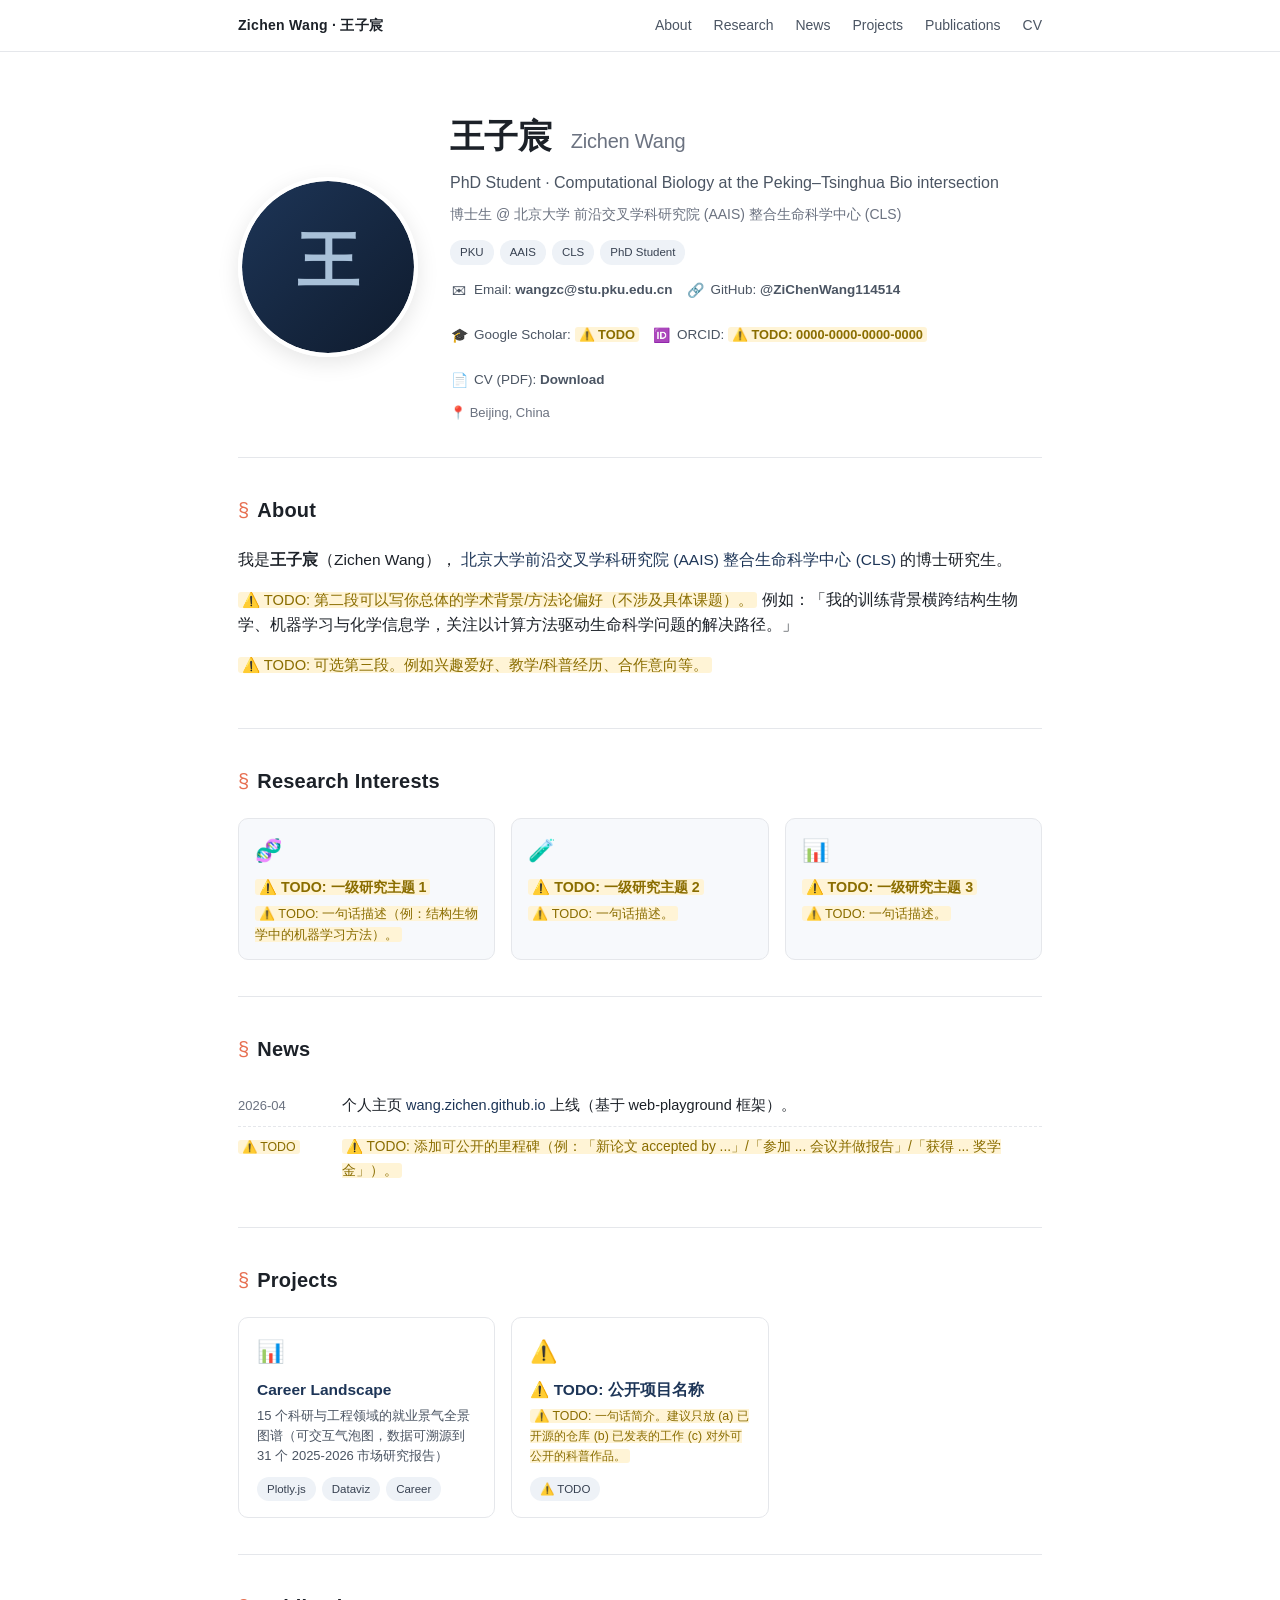
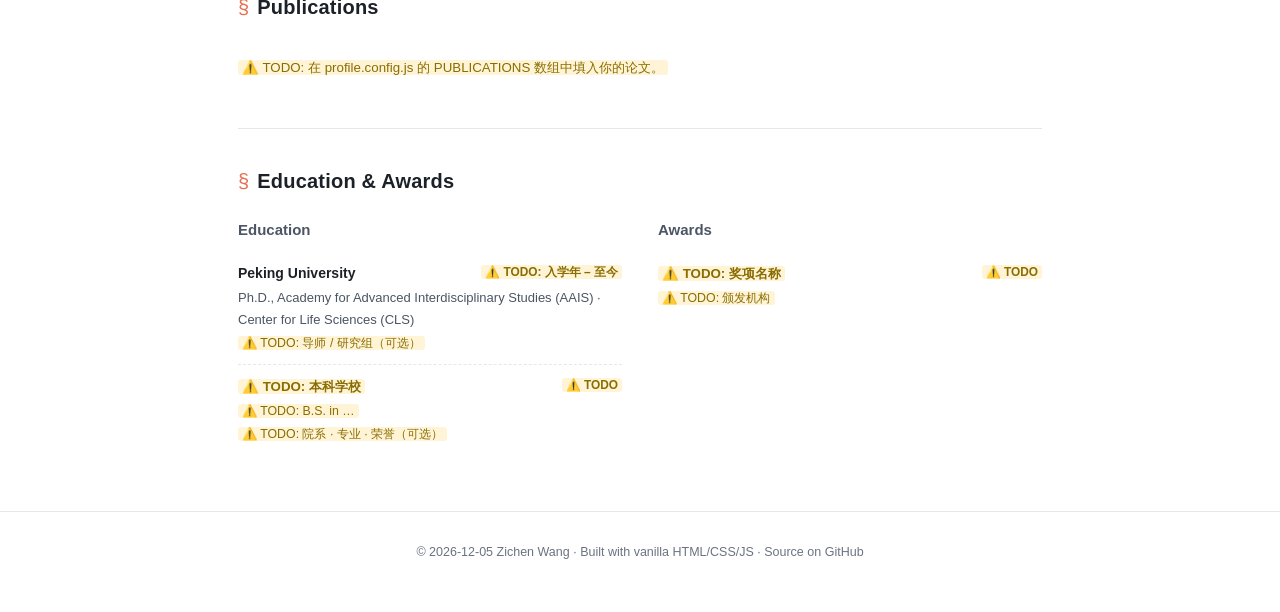
<file: index.html>
<!DOCTYPE html>
<html lang="zh-CN">
<head>
  <meta charset="UTF-8">
  <meta name="viewport" content="width=device-width, initial-scale=1.0">
  <title>王子宸 · Zichen Wang</title>
  <meta name="description" content="Personal homepage of Zichen Wang (王子宸) — AI drug design, PPI modeling, computational biology.">
  <link rel="stylesheet" href="profile.css">
</head>
<body>

<!-- ========== 顶部导航 ========== -->
<nav class="topnav">
  <div class="inner">
    <span class="brand">Zichen Wang · 王子宸</span>
    <ul>
      <li><a href="#about">About</a></li>
      <li><a href="#research">Research</a></li>
      <li><a href="#news">News</a></li>
      <li><a href="#projects">Projects</a></li>
      <li><a href="#pubs">Publications</a></li>
      <li><a href="#cv">CV</a></li>
    </ul>
  </div>
</nav>

<div class="container">

  <!-- ========== Hero ========== -->
  <section class="hero">
    <img id="avatar" class="avatar" src="" alt="avatar">
    <div>
      <h1>
        <span id="name-zh" class="zh">…</span>
        <span id="name-en" class="en">…</span>
      </h1>
      <p id="tagline" class="tagline">…</p>
      <div id="title-line" class="title-line">…</div>
      <div id="hero-tags" class="tags"></div>
      <ul id="contacts" class="contacts"></ul>
      <span id="location" class="location"></span>
    </div>
  </section>

  <!-- ========== About ========== -->
  <section id="about" class="block">
    <h2>About</h2>
    <div id="bio" class="bio"></div>
  </section>

  <!-- ========== Research Interests ========== -->
  <section id="research" class="block">
    <h2>Research Interests</h2>
    <div id="interests" class="interests"></div>
  </section>

  <!-- ========== News ========== -->
  <section id="news-block" class="block">
    <h2>News</h2>
    <ul id="news" class="news"></ul>
  </section>

  <!-- ========== Projects ========== -->
  <section id="projects-block" class="block">
    <h2>Projects</h2>
    <div id="projects" class="projects"></div>
  </section>

  <!-- ========== Publications ========== -->
  <section id="pubs-block" class="block">
    <h2>Publications</h2>
    <ul id="pubs" class="pubs"></ul>
  </section>

  <!-- ========== CV: Education + Awards ========== -->
  <section id="cv" class="block">
    <h2>Education &amp; Awards</h2>
    <div class="two-col">
      <div>
        <h3 style="margin:0 0 10px;font-size:15px;color:var(--ink-soft)">Education</h3>
        <ul id="education" class="list-plain"></ul>
      </div>
      <div>
        <h3 style="margin:0 0 10px;font-size:15px;color:var(--ink-soft)">Awards</h3>
        <ul id="awards" class="list-plain"></ul>
      </div>
    </div>
  </section>

</div>

<footer>
  © <span id="footer-date">2026</span> Zichen Wang · Built with vanilla HTML/CSS/JS ·
  <a href="https://github.com/ZiChenWang114514/web-playground" target="_blank" rel="noopener">Source on GitHub</a>
</footer>

<script src="profile.config.js"></script>
<script src="profile.js"></script>
</body>
</html>
</file>
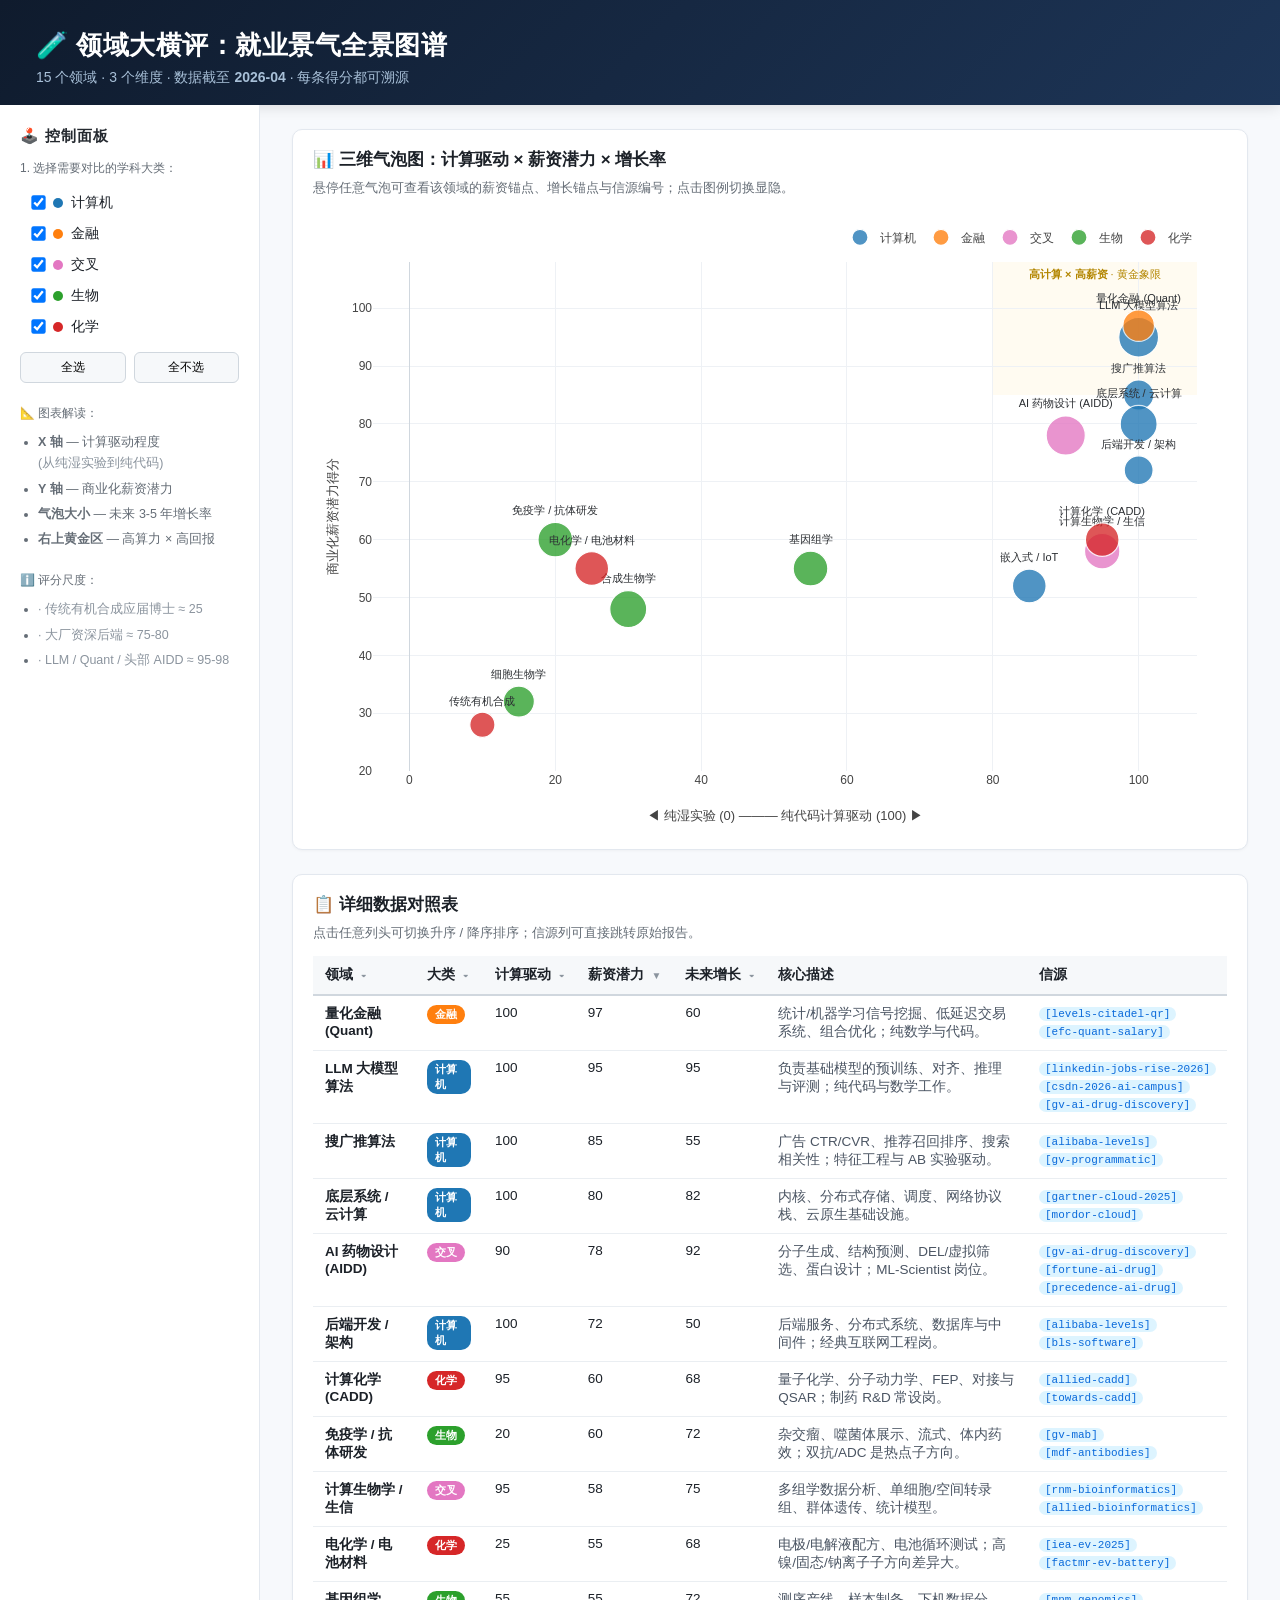
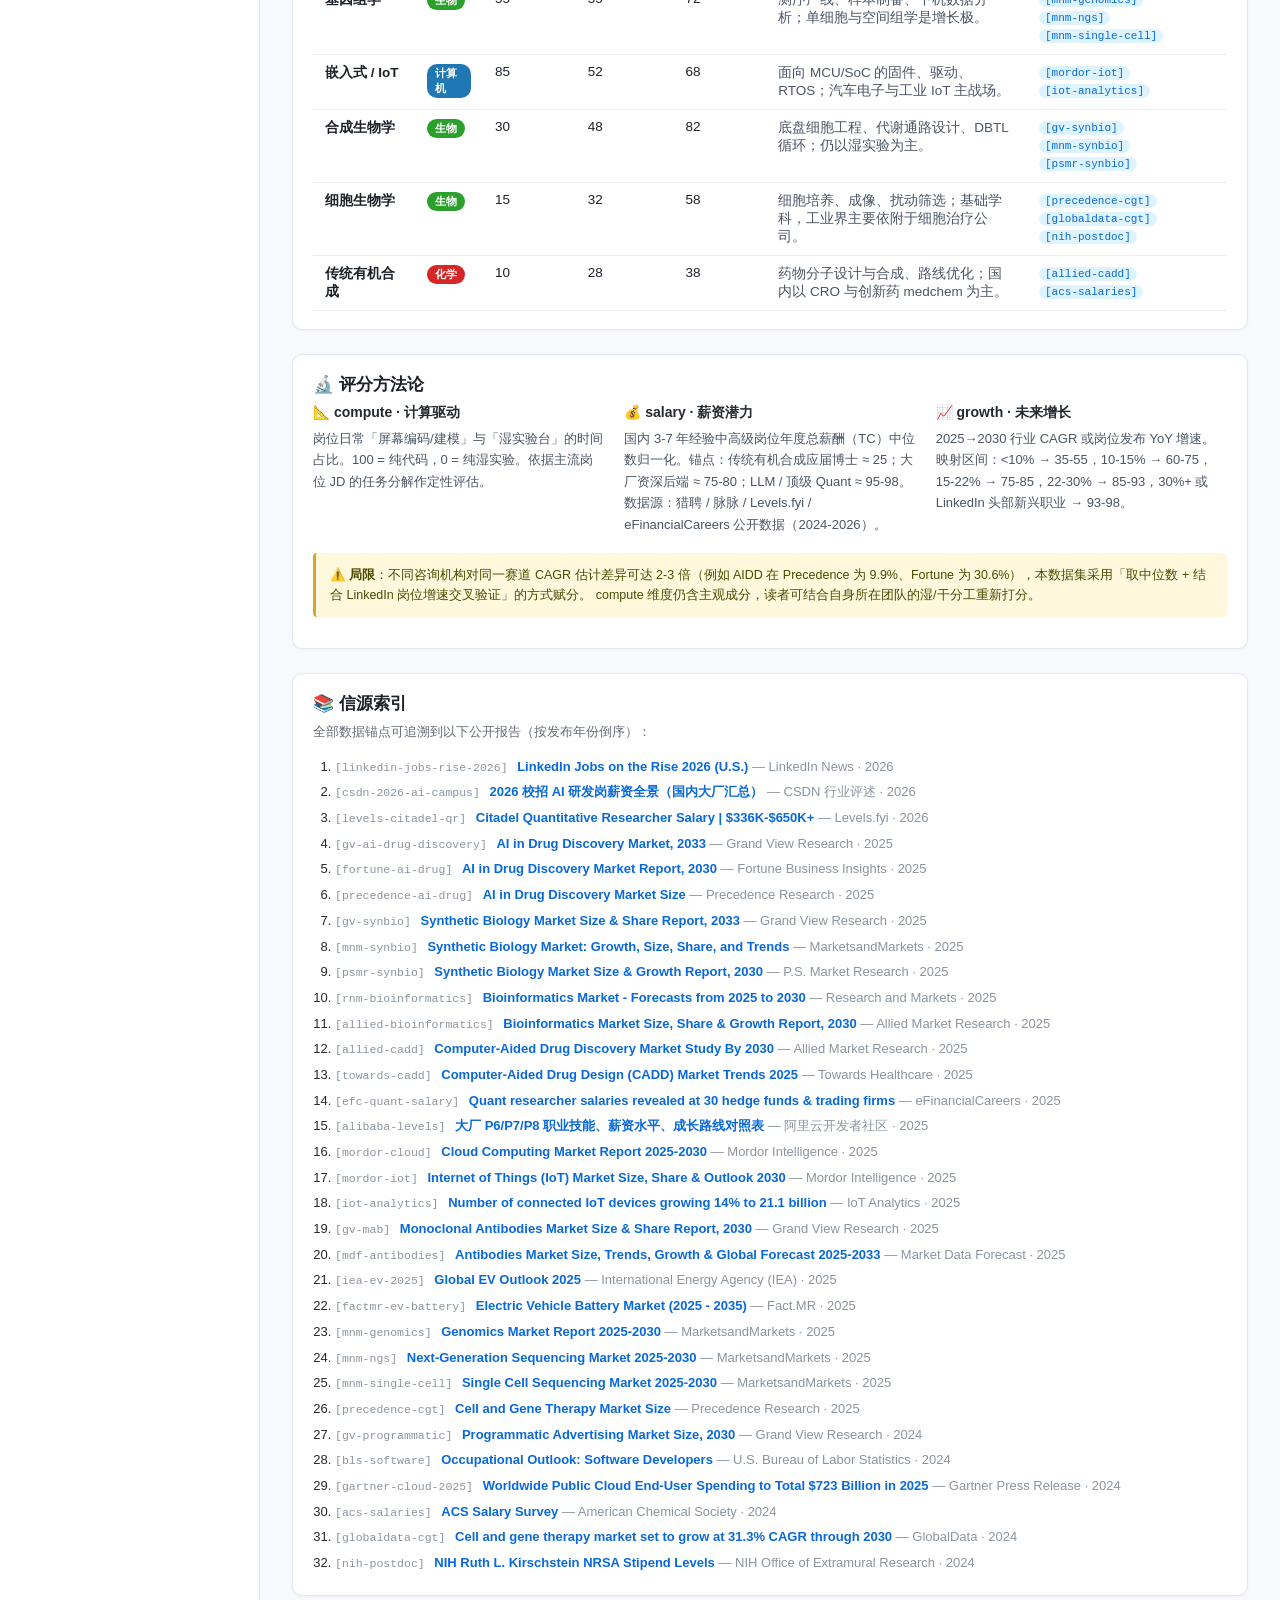
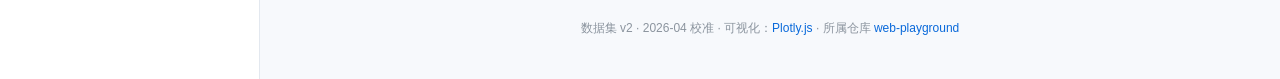
<file: career-landscape/index.html>
<!DOCTYPE html>
<html lang="zh-CN">
<head>
  <meta charset="UTF-8">
  <meta name="viewport" content="width=device-width, initial-scale=1.0">
  <title>领域大横评 · 就业景气全景图谱 | Career Landscape</title>
  <meta name="description" content="跨越生化、计算机、金融与交叉学科的多维可视化对比：计算驱动度 × 薪资潜力 × 未来增长率。数据更新至 2026-04，附公开信源。">
  <link rel="stylesheet" href="style.css">
  <script src="https://cdn.plot.ly/plotly-2.35.2.min.js" charset="utf-8"></script>
</head>
<body>

<header>
  <h1>🧪 领域大横评：就业景气全景图谱</h1>
  <div class="subtitle">
    15 个领域 · 3 个维度 · 数据截至 <strong>2026-04</strong> · 每条得分都可溯源
  </div>
</header>

<div class="layout">
  <aside class="sidebar">
    <h2>🕹️ 控制面板</h2>

    <div class="filter-group">
      <p class="hint">1. 选择需要对比的学科大类：</p>
      <div id="category-filters"></div>
      <div class="btn-row">
        <button id="btn-all">全选</button>
        <button id="btn-none">全不选</button>
      </div>
    </div>

    <div class="filter-group">
      <p class="hint">📐 图表解读：</p>
      <ul class="legend-list">
        <li><strong>X 轴</strong> — 计算驱动程度<br><span class="muted">(从纯湿实验到纯代码)</span></li>
        <li><strong>Y 轴</strong> — 商业化薪资潜力</li>
        <li><strong>气泡大小</strong> — 未来 3-5 年增长率</li>
        <li><strong>右上黄金区</strong> — 高算力 × 高回报</li>
      </ul>
    </div>

    <div class="filter-group">
      <p class="hint">ℹ️ 评分尺度：</p>
      <ul class="legend-list">
        <li><span class="muted">· 传统有机合成应届博士 ≈ 25</span></li>
        <li><span class="muted">· 大厂资深后端 ≈ 75-80</span></li>
        <li><span class="muted">· LLM / Quant / 头部 AIDD ≈ 95-98</span></li>
      </ul>
    </div>
  </aside>

  <main>
    <div class="card">
      <h3>📊 三维气泡图：计算驱动 × 薪资潜力 × 增长率</h3>
      <p class="caption">悬停任意气泡可查看该领域的薪资锚点、增长锚点与信源编号；点击图例切换显隐。</p>
      <div id="plot"></div>
    </div>

    <div class="card">
      <h3>📋 详细数据对照表</h3>
      <p class="caption">点击任意列头可切换升序 / 降序排序；信源列可直接跳转原始报告。</p>
      <div class="scroll-x">
        <table class="data-table">
          <thead id="table-head">
            <tr>
              <th data-key="field">领域 <span class="sort-indicator">▾</span></th>
              <th data-key="category">大类 <span class="sort-indicator">▾</span></th>
              <th data-key="compute">计算驱动 <span class="sort-indicator">▾</span></th>
              <th data-key="salary">薪资潜力 <span class="sort-indicator">▾</span></th>
              <th data-key="growth">未来增长 <span class="sort-indicator">▾</span></th>
              <th>核心描述</th>
              <th>信源</th>
            </tr>
          </thead>
          <tbody id="table-body"></tbody>
        </table>
      </div>
    </div>

    <div class="card">
      <h3>🔬 评分方法论</h3>
      <div class="methodology">
        <div class="method-col">
          <h4>📐 compute · 计算驱动</h4>
          <p>岗位日常「屏幕编码/建模」与「湿实验台」的时间占比。100 = 纯代码，0 = 纯湿实验。依据主流岗位 JD 的任务分解作定性评估。</p>
        </div>
        <div class="method-col">
          <h4>💰 salary · 薪资潜力</h4>
          <p>国内 3-7 年经验中高级岗位年度总薪酬（TC）中位数归一化。锚点：传统有机合成应届博士 ≈ 25；大厂资深后端 ≈ 75-80；LLM / 顶级 Quant ≈ 95-98。数据源：猎聘 / 脉脉 / Levels.fyi / eFinancialCareers 公开数据（2024-2026）。</p>
        </div>
        <div class="method-col">
          <h4>📈 growth · 未来增长</h4>
          <p>2025→2030 行业 CAGR 或岗位发布 YoY 增速。映射区间：&lt;10% → 35-55，10-15% → 60-75，15-22% → 75-85，22-30% → 85-93，30%+ 或 LinkedIn 头部新兴职业 → 93-98。</p>
        </div>
      </div>
      <p class="disclaimer">
        ⚠️ <strong>局限</strong>：不同咨询机构对同一赛道 CAGR 估计差异可达 2-3 倍（例如 AIDD 在 Precedence 为 9.9%、Fortune 为 30.6%），本数据集采用「取中位数 + 结合 LinkedIn 岗位增速交叉验证」的方式赋分。
        compute 维度仍含主观成分，读者可结合自身所在团队的湿/干分工重新打分。
      </p>
    </div>

    <div class="card">
      <h3>📚 信源索引</h3>
      <p class="caption">全部数据锚点可追溯到以下公开报告（按发布年份倒序）：</p>
      <ol id="source-list" class="source-list"></ol>
    </div>

    <p class="footer-note">
      数据集 v2 · 2026-04 校准 · 可视化：<a href="https://plotly.com/javascript/" target="_blank">Plotly.js</a>
      · 所属仓库 <a href="../">web-playground</a>
    </p>
  </main>
</div>

<script src="data.js"></script>
<script src="app.js"></script>
</body>
</html>
</file>
<file: profile.css>
/* =====================================================================
 * 个人主页样式 · 现代学术风格 (Karpathy / Chris Olah 风)
 * ===================================================================== */

:root {
  --ink:        #1c2128;
  --ink-soft:   #4b5563;
  --muted:      #6b7280;
  --hair:       #e5e7eb;
  --bg:         #ffffff;
  --bg-soft:    #f7f9fc;
  --accent:     #1d3557;
  --accent-2:   #e76f51;
  --tag-bg:     #eef2f7;
  --tag-fg:     #374151;
  --maxw:       860px;
}

* { box-sizing: border-box; }
html, body {
  margin: 0; padding: 0;
  font-family: -apple-system, BlinkMacSystemFont, "Segoe UI",
               "PingFang SC", "Hiragino Sans GB", "Microsoft YaHei",
               "Helvetica Neue", sans-serif;
  background: var(--bg);
  color: var(--ink);
  line-height: 1.65;
}
a { color: var(--accent); text-decoration: none; }
a:hover { text-decoration: underline; }

.container {
  max-width: var(--maxw);
  margin: 0 auto;
  padding: 0 28px;
}

/* ===== 顶部导航 ===== */
nav.topnav {
  border-bottom: 1px solid var(--hair);
  background: #fffffff2;
  backdrop-filter: saturate(180%) blur(6px);
  position: sticky; top: 0; z-index: 10;
}
nav.topnav .inner {
  max-width: var(--maxw);
  margin: 0 auto;
  padding: 14px 28px;
  display: flex;
  align-items: center;
  justify-content: space-between;
  font-size: 14px;
}
nav.topnav .brand {
  font-weight: 700;
  letter-spacing: 0.3px;
  color: var(--ink);
}
nav.topnav ul {
  display: flex; gap: 22px;
  list-style: none;
  margin: 0; padding: 0;
}
nav.topnav a {
  color: var(--ink-soft);
  font-weight: 500;
}
nav.topnav a:hover { color: var(--accent); text-decoration: none; }

/* ===== Hero ===== */
section.hero {
  padding: 56px 0 32px;
  display: grid;
  grid-template-columns: 180px 1fr;
  gap: 32px;
  align-items: center;
}
section.hero img.avatar {
  width: 180px; height: 180px;
  border-radius: 50%;
  object-fit: cover;
  border: 4px solid #fff;
  box-shadow: 0 6px 22px rgba(0, 0, 0, 0.10);
}
section.hero h1 {
  margin: 0 0 6px;
  font-size: 34px;
  font-weight: 700;
  letter-spacing: -0.2px;
}
section.hero .zh { color: var(--ink); }
section.hero .en { color: var(--muted); font-weight: 400; margin-left: 10px; font-size: 20px; }
section.hero .tagline {
  color: var(--ink-soft);
  font-size: 16px;
  margin: 0 0 6px;
}
section.hero .title-line {
  color: var(--muted);
  font-size: 14px;
  margin-bottom: 14px;
}
section.hero .location {
  display: inline-block;
  color: var(--muted);
  font-size: 13px;
  margin-top: 6px;
}
section.hero .location::before { content: "📍 "; }

.tags {
  display: flex; flex-wrap: wrap;
  gap: 6px;
  margin-top: 10px;
}
.tag {
  display: inline-block;
  font-size: 11.5px;
  font-weight: 500;
  color: var(--tag-fg);
  background: var(--tag-bg);
  padding: 3px 10px;
  border-radius: 12px;
}

/* ===== 联系方式行 ===== */
.contacts {
  display: flex;
  flex-wrap: wrap;
  gap: 14px;
  margin: 10px 0 0;
  padding: 0;
  list-style: none;
}
.contacts li a {
  display: inline-flex;
  align-items: center;
  gap: 6px;
  font-size: 13.5px;
  color: var(--ink-soft);
  padding: 4px 0;
}
.contacts li a:hover { color: var(--accent); text-decoration: underline; }
.contacts .icon {
  font-size: 14px;
  width: 18px;
  display: inline-block;
  text-align: center;
}

/* ===== Section 共用 ===== */
section.block {
  padding: 36px 0;
  border-top: 1px solid var(--hair);
}
section.block h2 {
  margin: 0 0 20px;
  font-size: 20px;
  font-weight: 700;
  letter-spacing: 0.2px;
}
section.block h2::before {
  content: "§";
  color: var(--accent-2);
  margin-right: 8px;
  font-weight: 400;
}

/* ===== About ===== */
.bio p {
  margin: 0 0 14px;
  color: var(--ink);
  font-size: 15.5px;
}

/* ===== 研究兴趣卡 ===== */
.interests {
  display: grid;
  grid-template-columns: repeat(auto-fit, minmax(220px, 1fr));
  gap: 16px;
}
.interest-card {
  background: var(--bg-soft);
  border: 1px solid var(--hair);
  border-radius: 10px;
  padding: 14px 16px;
}
.interest-card .emoji { font-size: 22px; }
.interest-card h3 {
  margin: 6px 0 4px;
  font-size: 15px;
  font-weight: 600;
}
.interest-card p {
  margin: 0;
  font-size: 13.5px;
  color: var(--ink-soft);
  line-height: 1.55;
}

/* ===== News 时间线 ===== */
.news {
  padding: 0;
  list-style: none;
  margin: 0;
}
.news li {
  display: grid;
  grid-template-columns: 88px 1fr;
  gap: 16px;
  padding: 8px 0;
  font-size: 14.5px;
  border-bottom: 1px dashed var(--hair);
}
.news li:last-child { border-bottom: none; }
.news .date {
  color: var(--muted);
  font-variant-numeric: tabular-nums;
  font-size: 13px;
  padding-top: 1px;
}
.news .text { color: var(--ink); }

/* ===== 项目卡片 ===== */
.projects {
  display: grid;
  grid-template-columns: repeat(auto-fill, minmax(240px, 1fr));
  gap: 16px;
}
.project-card {
  display: block;
  text-decoration: none;
  color: inherit;
  border: 1px solid var(--hair);
  border-radius: 10px;
  padding: 16px 18px;
  background: #fff;
  transition: border-color 0.18s, transform 0.18s, box-shadow 0.18s;
}
.project-card:hover {
  border-color: var(--accent);
  transform: translateY(-2px);
  box-shadow: 0 6px 14px rgba(29, 53, 87, 0.08);
  text-decoration: none;
}
.project-card .emoji { font-size: 22px; }
.project-card h3 {
  margin: 6px 0 4px;
  font-size: 15.5px;
  font-weight: 600;
  color: var(--accent);
}
.project-card p {
  margin: 0 0 10px;
  font-size: 13px;
  color: var(--ink-soft);
  line-height: 1.55;
}

/* ===== 论文列表 ===== */
.pubs {
  padding: 0; margin: 0;
  list-style: none;
}
.pubs li {
  padding: 12px 0;
  border-bottom: 1px dashed var(--hair);
  font-size: 14.5px;
}
.pubs li:last-child { border-bottom: none; }
.pubs .authors { color: var(--ink-soft); }
.pubs .pub-title {
  display: block;
  font-weight: 600;
  color: var(--ink);
  margin: 2px 0;
}
.pubs .venue { color: var(--muted); font-size: 13px; font-style: italic; }
.pubs .note  { color: var(--accent-2); font-size: 12px; margin-left: 6px; }

/* ===== 教育 & 奖项 ===== */
.two-col {
  display: grid;
  grid-template-columns: 1fr 1fr;
  gap: 36px;
}
.list-plain {
  padding: 0; margin: 0;
  list-style: none;
}
.list-plain li {
  padding: 10px 0;
  border-bottom: 1px dashed var(--hair);
  font-size: 14px;
}
.list-plain li:last-child { border-bottom: none; }
.list-plain .head {
  display: flex;
  justify-content: space-between;
  gap: 10px;
  color: var(--ink);
  font-weight: 600;
}
.list-plain .sub {
  color: var(--ink-soft);
  font-size: 13px;
  margin-top: 2px;
}
.list-plain .period {
  color: var(--muted);
  font-size: 12.5px;
  font-variant-numeric: tabular-nums;
}

/* ===== Footer ===== */
footer {
  padding: 30px 0 50px;
  color: var(--muted);
  font-size: 12.5px;
  text-align: center;
  border-top: 1px solid var(--hair);
  margin-top: 20px;
}
footer a { color: var(--muted); }
footer a:hover { color: var(--accent); }

/* ===== TODO 高亮 ===== */
.todo {
  background: #fff4d6;
  padding: 0 4px;
  border-radius: 3px;
  color: #8a6d00;
  font-size: 0.95em;
}

/* ===== 响应式 ===== */
@media (max-width: 680px) {
  section.hero {
    grid-template-columns: 1fr;
    text-align: center;
    padding: 36px 0 20px;
  }
  section.hero img.avatar {
    width: 140px; height: 140px;
    margin: 0 auto;
  }
  .contacts { justify-content: center; }
  .tags { justify-content: center; }
  nav.topnav ul { gap: 14px; }
  .two-col { grid-template-columns: 1fr; gap: 20px; }
  .news li { grid-template-columns: 72px 1fr; }
}
</file>
<file: career-landscape/style.css>
/* ===== 全局排版 ===== */
* { box-sizing: border-box; }
html, body {
  margin: 0; padding: 0;
  font-family: -apple-system, BlinkMacSystemFont, "Segoe UI", "Helvetica Neue",
               "PingFang SC", "Hiragino Sans GB", "Microsoft YaHei", sans-serif;
  background: #f7f9fc;
  color: #1c2128;
}

header {
  padding: 28px 36px 18px;
  background: linear-gradient(135deg, #0f1b2d 0%, #1d3557 100%);
  color: #fff;
  box-shadow: 0 2px 14px rgba(0, 0, 0, 0.12);
}
header h1 {
  margin: 0;
  font-size: 26px;
  font-weight: 700;
  letter-spacing: 0.5px;
}
header .subtitle {
  margin-top: 6px;
  font-size: 14px;
  color: #a8c0d8;
}

/* ===== 主体布局：左侧栏 + 主区域 ===== */
.layout {
  display: grid;
  grid-template-columns: 260px 1fr;
  gap: 0;
  min-height: calc(100vh - 90px);
}

aside.sidebar {
  background: #fff;
  border-right: 1px solid #e3e8ef;
  padding: 22px 20px;
}
aside.sidebar h2 {
  font-size: 15px;
  font-weight: 600;
  margin: 0 0 14px;
  color: #24292f;
  text-transform: uppercase;
  letter-spacing: 1px;
}
.filter-group { margin-bottom: 22px; }
.filter-group .hint {
  font-size: 12px;
  color: #656d76;
  margin: 0 0 10px;
}
.filter-group label {
  display: flex;
  align-items: center;
  padding: 6px 8px;
  border-radius: 6px;
  cursor: pointer;
  font-size: 14px;
  transition: background 0.15s;
}
.filter-group label:hover { background: #f0f3f7; }
.filter-group input[type=checkbox] {
  margin-right: 8px;
  transform: scale(1.1);
  cursor: pointer;
}
.color-dot {
  display: inline-block;
  width: 10px; height: 10px;
  border-radius: 50%;
  margin-right: 8px;
}

.btn-row { display: flex; gap: 8px; margin-top: 10px; }
.btn-row button {
  flex: 1;
  padding: 6px 10px;
  font-size: 12px;
  background: #f6f8fa;
  border: 1px solid #d0d7de;
  border-radius: 6px;
  cursor: pointer;
  transition: background 0.15s;
}
.btn-row button:hover { background: #eaeef2; }

main {
  padding: 24px 32px 40px;
  overflow-x: hidden;
}

/* ===== 图表卡片 ===== */
.card {
  background: #fff;
  border: 1px solid #e3e8ef;
  border-radius: 10px;
  padding: 18px 20px;
  margin-bottom: 24px;
  box-shadow: 0 1px 3px rgba(0, 0, 0, 0.04);
}
.card h3 {
  margin: 0 0 8px;
  font-size: 17px;
  color: #1c2128;
}
.card .caption {
  margin: 0 0 14px;
  font-size: 13px;
  color: #656d76;
}

#plot { width: 100%; height: 620px; }

/* ===== 数据表 ===== */
table.data-table {
  width: 100%;
  border-collapse: collapse;
  font-size: 13.5px;
}
table.data-table thead th {
  position: sticky; top: 0;
  background: #f6f8fa;
  text-align: left;
  padding: 10px 12px;
  border-bottom: 2px solid #d0d7de;
  cursor: pointer;
  user-select: none;
  white-space: nowrap;
}
table.data-table thead th:hover { background: #eaeef2; }
table.data-table thead th .sort-indicator {
  font-size: 10px;
  color: #8b949e;
  margin-left: 4px;
}
table.data-table tbody td {
  padding: 9px 12px;
  border-bottom: 1px solid #eaeef2;
  vertical-align: top;
}
table.data-table tbody tr:hover { background: #fafbfc; }
.cat-badge {
  display: inline-block;
  padding: 2px 8px;
  font-size: 11px;
  font-weight: 600;
  color: #fff;
  border-radius: 10px;
}

.scroll-x { overflow-x: auto; }

/* ===== 侧边栏列表微调 ===== */
.legend-list {
  font-size: 12.5px;
  color: #656d76;
  padding-left: 18px;
  line-height: 1.7;
  margin: 0;
}
.legend-list li { margin-bottom: 4px; }
.muted { color: #8b949e; }

/* ===== 信源编号徽章 ===== */
.src-ref {
  display: inline-block;
  font-size: 11px;
  font-family: ui-monospace, SFMono-Regular, Menlo, monospace;
  color: #0969da;
  background: #ddf4ff;
  padding: 1px 6px;
  border-radius: 10px;
  margin-right: 3px;
  margin-bottom: 2px;
  text-decoration: none;
  white-space: nowrap;
}
.src-ref:hover { background: #b6e3ff; }
.src-col { max-width: 200px; }

/* ===== 方法论三栏 ===== */
.methodology {
  display: grid;
  grid-template-columns: repeat(3, 1fr);
  gap: 20px;
  margin-top: 8px;
}
.method-col h4 {
  font-size: 14px;
  margin: 0 0 6px;
  color: #24292f;
}
.method-col p {
  font-size: 13px;
  color: #4b5563;
  line-height: 1.65;
  margin: 0;
}
.disclaimer {
  margin-top: 18px;
  padding: 12px 14px;
  background: #fff8dd;
  border-left: 3px solid #d4a72c;
  border-radius: 4px;
  font-size: 12.5px;
  color: #4b4b00;
  line-height: 1.6;
}

/* ===== 信源索引列表 ===== */
.source-list {
  font-size: 13px;
  line-height: 1.8;
  padding-left: 22px;
  margin: 0;
  color: #24292f;
}
.source-list li { margin-bottom: 2px; }
.source-list a { color: #0969da; text-decoration: none; }
.source-list a:hover { text-decoration: underline; }
.source-list .src-key {
  font-family: ui-monospace, SFMono-Regular, Menlo, monospace;
  color: #8b949e;
  font-size: 11.5px;
  margin-right: 6px;
}
.source-list .src-meta { color: #8b949e; }

.footer-note {
  font-size: 12px;
  color: #8b949e;
  margin-top: 18px;
  text-align: center;
}
.footer-note a { color: #0969da; text-decoration: none; }
.footer-note a:hover { text-decoration: underline; }

/* ===== 响应式 ===== */
@media (max-width: 860px) {
  .layout { grid-template-columns: 1fr; }
  aside.sidebar { border-right: none; border-bottom: 1px solid #e3e8ef; }
  #plot { height: 480px; }
  .methodology { grid-template-columns: 1fr; }
}
</file>
